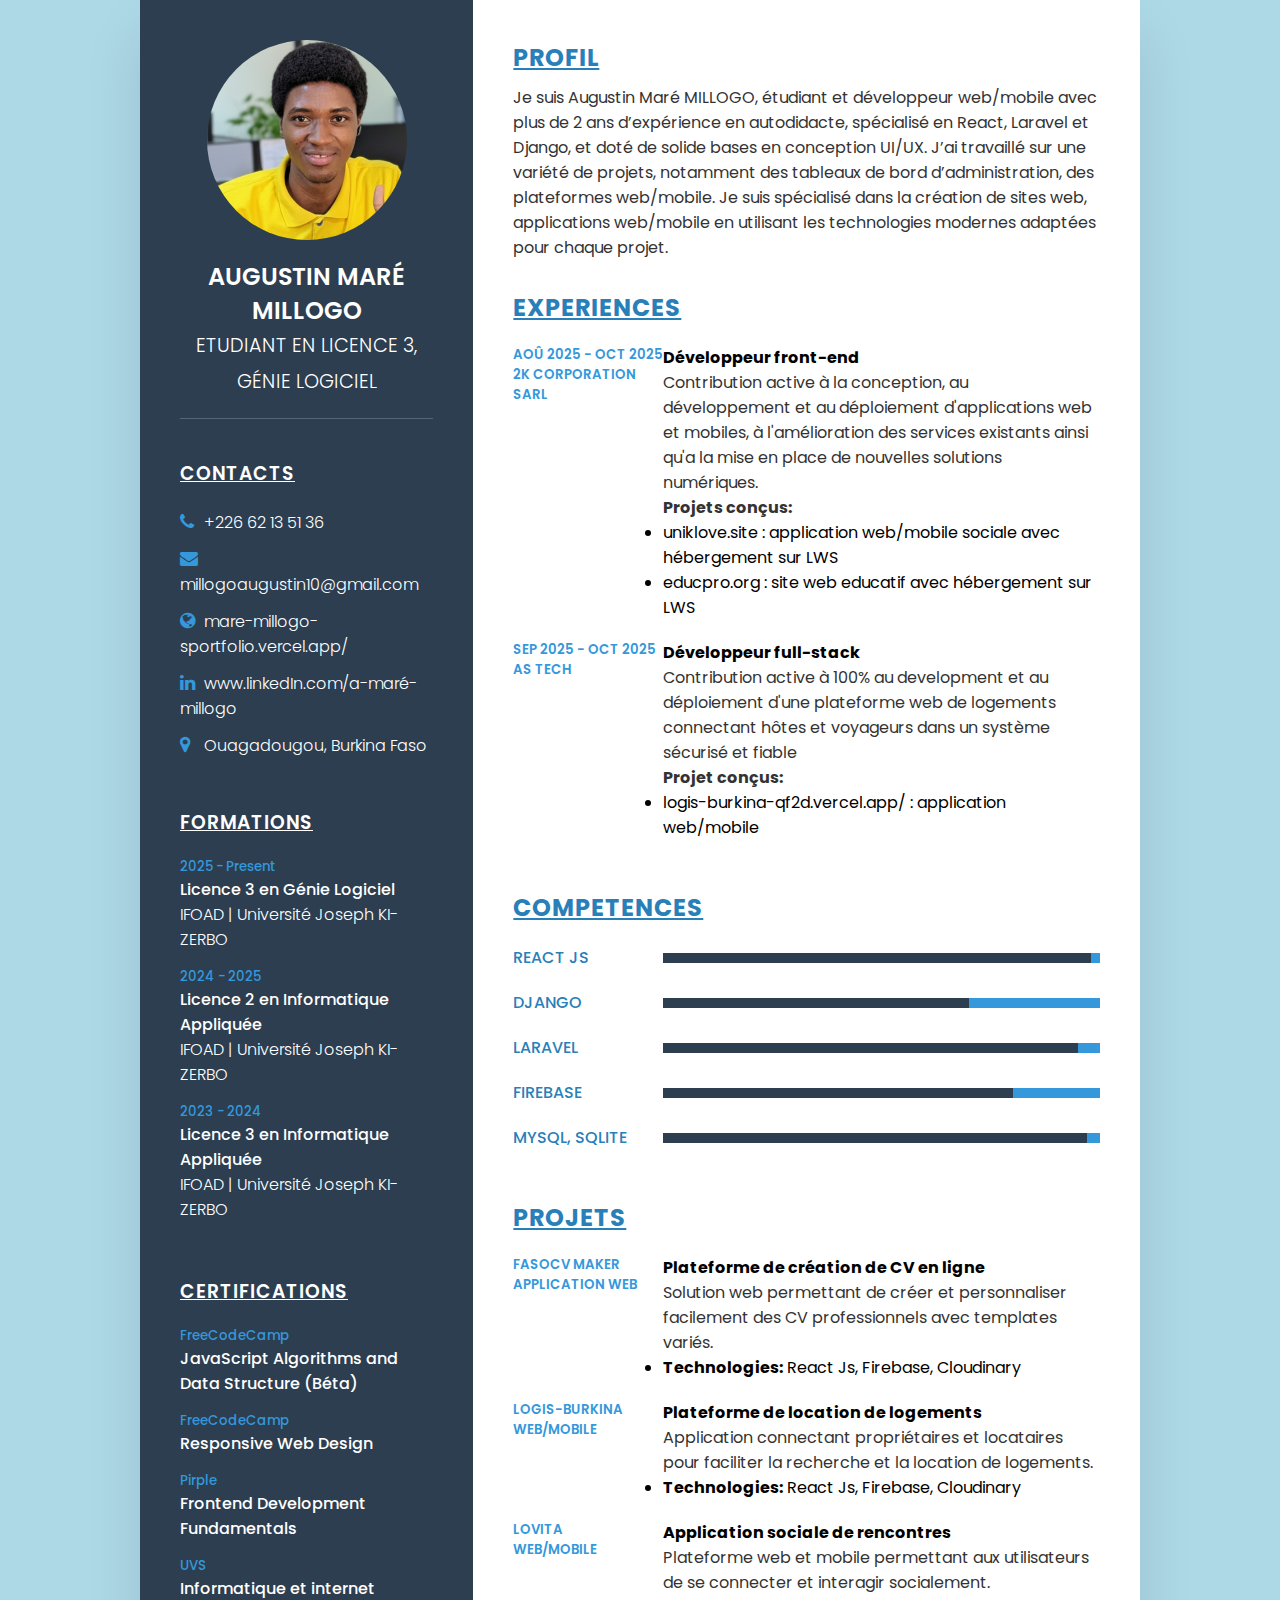
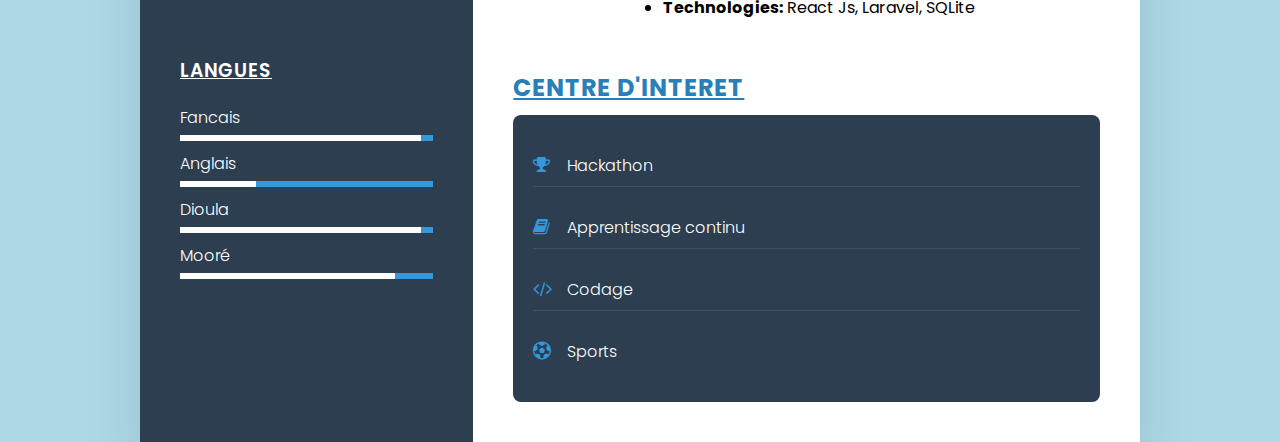
<file: CV-MILLOGO/index.html>
<!DOCTYPE html>
<html lang="en">
<head>
    <meta charset="UTF-8">
    <meta name="viewport" content="width=device-width, initial-scale=1.0">
    <link rel="stylesheet" href="style.css">
    <link rel="stylesheet" href="https://cdnjs.cloudflare.com/ajax/libs/font-awesome/4.7.0/css/font-awesome.css" 
    integrity="sha512-5A8nwdMOWrSz20fDsjczgUidUBR8liPYU+WymTZP1lmY9G6Oc7HlZv156XqnsgNUzTyMefFTcsFH/tnJE/+xBg==" 
    crossorigin="anonymous" referrerpolicy="no-referrer" />
    <title>CV-MILLOGO</title>
</head>
<body>
    <div class="container">
        <div class="left-side">
            <div class="profileTexte">
                <div class="imgBx">
                    <img src="assets/images/MILLOGO.jpg">
                </div>
                <h2>Augustin Maré MILLOGO<br><span>Etudiant en Licence 3, Génie Logiciel</span></h2>
            </div>
            <div class="contactInfo">
                <h3 class="title"><u class="souligne">Contacts</u></h3>
                <ul>
                    <li>
                        <span class="icon"><i class="fa fa-phone" aria-hidden="true"></i></span>
                        <span class="text">+226 62 13 51 36</span>
                    </li>
                    <li>
                        <span class="icon"><i class="fa fa-envelope" aria-hidden="true"></i></span>
                        <span class="text">millogoaugustin10@gmail.com</span>
                    </li>
                    <li>
                        <span class="icon"><i class="fa fa-globe" aria-hidden="true"></i></span>
                        <span class="text">mare-millogo-sportfolio.vercel.app/</span>
                    </li>
                    <li>
                        <span class="icon"><i class="fa fa-linkedin" aria-hidden="true"></i></span>
                        <span class="text">www.linkedIn.com/a-maré-millogo</span>
                    </li>
                    <li>
                        <span class="icon"><i class="fa fa-map-marker" aria-hidden="true"></i></span>
                        <span class="text">Ouagadougou, Burkina Faso</span>
                    </li>
                </ul>
            </div>
            <div class="contactInfo education">
                <h3 class="title"><u>Formations</u></h3>
                <ul>
                    <li>
                        <h5>2025 - Present</h5>
                        <h4>Licence 3 en Génie Logiciel</h4>
                        <h4>IFOAD | Université Joseph KI-ZERBO</h4>
                    </li>
                    <li>
                        <h5>2024 - 2025</h5>
                        <h4>Licence 2 en Informatique Appliquée</h4>
                        <h4>IFOAD | Université Joseph KI-ZERBO</h4>
                    </li>
                    <li>
                        <h5>2023 - 2024</h5>
                        <h4>Licence 3 en Informatique Appliquée</h4>
                        <h4>IFOAD | Université Joseph KI-ZERBO</h4>
                    </li>
                </ul>
            </div>

            <div class="contactInfo education">
                <h3 class="title"><u class="souligne">Certifications</u></h3>
                <ul>
                    <li>
                        <h5>FreeCodeCamp</h5>
                        <h4>JavaScript Algorithms and Data Structure (Béta)</h4>
                    </li>
                    <li>
                        <h5>FreeCodeCamp</h5>
                        <h4>Responsive Web Design</h4>
                    </li>
                    <li>
                        <h5>Pirple</h5>
                        <h4>Frontend Development Fundamentals</h4>
                    </li>
                    <li>
                        <h5>UVS</h5>
                        <h4>Informatique et internet</h4>
                    </li>
                </ul>
            </div>

            <div class="contactInfo language">
                <h3 class="title"><u class="souligne">Langues</u></h3>
                <ul>
                    <li>
                        <span class="text">Fancais</span>
                        <span class="percent">
                            <div style="width: 95%;"></div>
                        </span>
                    </li>
                    <li>
                        <span class="text">Anglais</span>
                        <span class="percent">
                            <div style="width: 30%;"></div>
                        </span>
                    </li>
                    <li>
                        <span class="text">Dioula</span>
                        <span class="percent">
                            <div style="width: 95%;"></div>
                        </span>
                    </li>
                    <li>
                        <span class="text">Mooré</span>
                        <span class="percent">
                            <div style="width: 85%;"></div>
                        </span>
                    </li>
                </ul>
            </div>

            
        </div>
        <div class="right-side">
            <div class="about">
                <h2 class="title2"> <u class="souligne">Profil</u></h2>
                <p class="para">Je suis Augustin Maré MILLOGO, étudiant et développeur web/mobile
                    avec plus de 2 ans d’expérience en autodidacte, spécialisé en React,
                    Laravel et Django, et doté de solide bases en conception UI/UX. J’ai
                    travaillé sur une variété de projets, notamment des tableaux de bord
                    d’administration, des plateformes web/mobile. Je suis spécialisé dans la
                    création de sites web, applications web/mobile en utilisant les
                    technologies modernes adaptées pour chaque projet.</p>
                    <h2 class="title2"><u class="souligne">Experiences</u></h2>
                    <div class="box">
                    <div class="year_company">
                        <h5>Aoû 2025 - Oct 2025</h5>
                        <h5>2K CORPORATION SARL</h5>
                    </div>
                    <div class="text">
                        <h4>Développeur front-end</h4>
                        <p>Contribution active à la conception,
                            au développement et au
                            déploiement d'applications web et
                            mobiles, à l'amélioration des
                            services existants ainsi qu'a la mise
                            en place de nouvelles solutions
                            numériques. <br>
                        <b>Projets conçus: <br></b>
                        <ul>
                            <li>uniklove.site : application
                                web/mobile sociale avec
                                hébergement sur LWS</li>
                                <li>educpro.org : site web educatif
                                    avec hébergement sur LWS</li>
                        </ul></p>
                    </div>
                </div>
                <div class="box">
                    <div class="year_company">
                        <h5>Sep 2025 - Oct 2025</h5>
                        <h5>AS Tech</h5>
                    </div>
                    <div class="text">
                        <h4>Développeur full-stack</h4>
                        <p>Contribution active à 100% au
                            development et au déploiement
                            d'une plateforme web de logements
                            connectant hôtes et voyageurs
                            dans un système sécurisé et fiable<br>
                            <b>Projet conçus: <br></b>
                            <ul>
                                <li>logis-burkina-qf2d.vercel.app/ :
                                    application web/mobile</li>
                                    
                            </ul></p>
                    </div>
                </div>
                
            </div>
            <div class="about skills">
                <h2 class="title2"><u class="souligne">Competences</u></h2>
                <div class="box">
                    <h4>React js</h4>
                    <div class="percent">
                        <div style="width: 98%;"></div>
                    </div>
                </div>
                <div class="box">
                    <h4>Django</h4>
                    <div class="percent">
                        <div style="width: 70%;"></div>
                    </div>
                </div>
                <div class="box">
                    <h4>Laravel</h4>
                    <div class="percent">
                        <div style="width: 95%;"></div>
                    </div>
                </div>
                <div class="box">
                    <h4>Firebase</h4>
                    <div class="percent">
                        <div style="width: 80%;"></div>
                    </div>
                </div>
                <div class="box">
                    <h4>MySQL, SQLite</h4>
                    <div class="percent">
                        <div style="width: 97%;"></div>
                    </div>
                </div>
            </div>

            <div class="about projects">
                <h2 class="title2"><u class="souligne">Projets</u></h2>
                <div class="box">
                    <div class="year_company">
                        <h5>FasoCv Maker</h5>
                        <h5>Application Web</h5>
                    </div>
                    <div class="text">
                        <h4>Plateforme de création de CV en ligne</h4>
                        <p>Solution web permettant de créer et personnaliser facilement des CV professionnels avec templates variés.</p>
                        <ul>
                            <li><strong>Technologies:</strong> React Js, Firebase, Cloudinary</li>
                        </ul>
                    </div>
                </div>
                
                <div class="box">
                    <div class="year_company">
                        <h5>Logis-Burkina</h5>
                        <h5>Web/Mobile</h5>
                    </div>
                    <div class="text">
                        <h4>Plateforme de location de logements</h4>
                        <p>Application connectant propriétaires et locataires pour faciliter la recherche et la location de logements.</p>
                        <ul>
                            <li><strong>Technologies:</strong> React Js, Firebase, Cloudinary</li>
                        </ul>
                    </div>
                </div>
                
                <div class="box">
                    <div class="year_company">
                        <h5>Lovita</h5>
                        <h5>Web/Mobile</h5>
                    </div>
                    <div class="text">
                        <h4>Application sociale de rencontres</h4>
                        <p>Plateforme web et mobile permettant aux utilisateurs de se connecter et interagir socialement.</p>
                        <ul>
                            <li><strong>Technologies:</strong> React Js, Laravel, SQLite</li>
                        </ul>
                    </div>
                </div>
            </div>
            <div class="about interest">
                <h2 class="title2"><u class="souligne">Centre d'interet</u></h2>
                <div class="interest-left-style">
                    <ul>
                        <li><i class="fa fa-trophy" aria-hidden="true"></i> Hackathon</li>
                        <li><i class="fa fa-book" aria-hidden="true"></i> Apprentissage continu</li>
                        <li><i class="fa fa-code" aria-hidden="true"></i> Codage</li>
                        <li><i class="fa fa-futbol-o" aria-hidden="true"></i> Sports</li>
                    </ul>
                </div>
            </div>
        </div>
    </div>
</body>
</html>
</file>
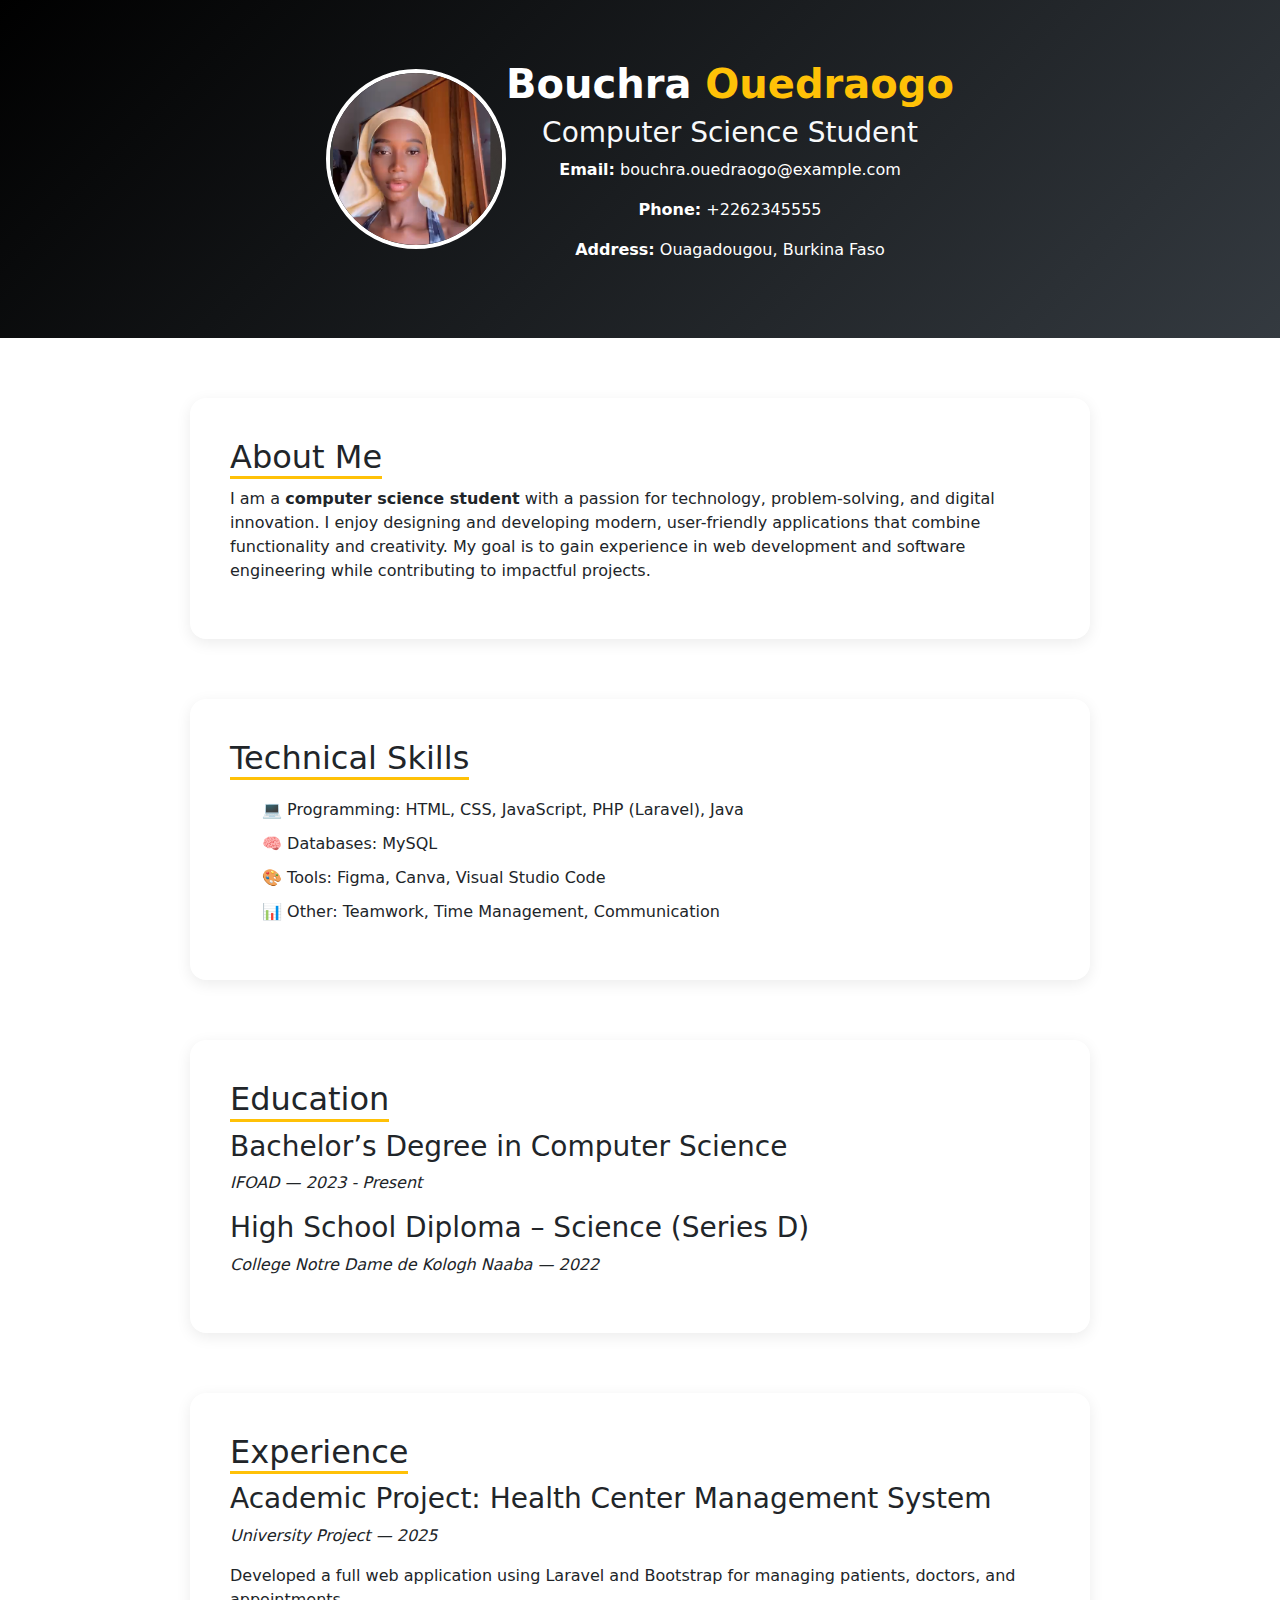
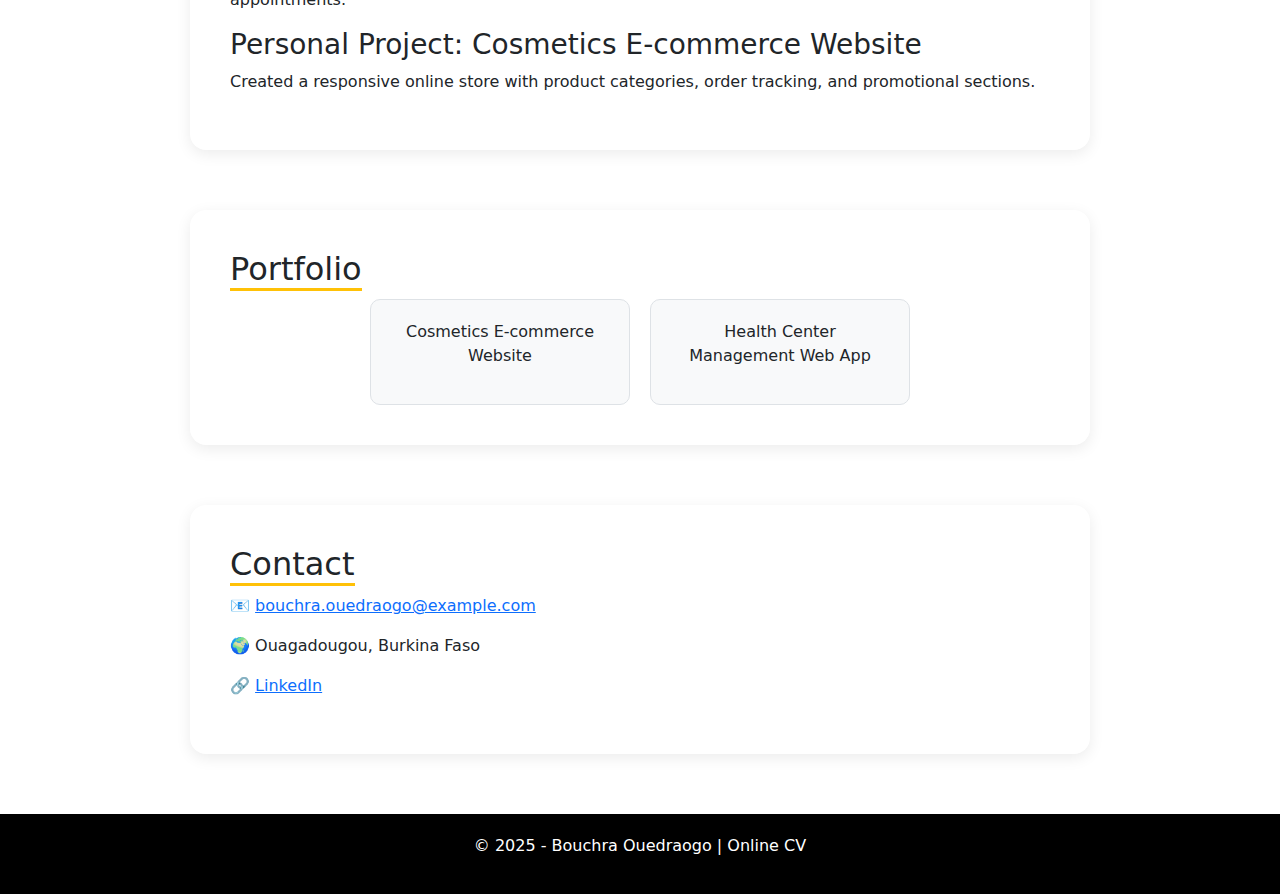
<file: CV Neerwaya/curi.html>
<!DOCTYPE html>
<html lang="en">
<head>
  <meta charset="UTF-8" />
  <meta name="viewport" content="width=device-width, initial-scale=1.0" />
  <title>CV - Bouchra Ouedraogo</title>
  <link rel="stylesheet" href="cv.css" />
  <link href="https://fonts.googleapis.com/css2?family=Poppins:wght@400;600;700&display=swap" rel="stylesheet">
  <link href="https://cdn.jsdelivr.net/npm/bootstrap@5.3.3/dist/css/bootstrap.min.css" rel="stylesheet">
<script src="https://cdn.jsdelivr.net/npm/bootstrap@5.3.3/dist/js/bootstrap.bundle.min.js"></script>
</head>
<body>
  <header class="cv-header">
    <div class="photo">
      <img src="image/bouchra.png" alt="Photo de Bouchra Ouedraogo">



    </div>
    <div class="header-content">
      <h1>Bouchra <span>Ouedraogo</span></h1>
      <h3>Computer Science Student</h3>
      <p><strong>Email:</strong> bouchra.ouedraogo@example.com</p>
      <p><strong>Phone:</strong> +2262345555</p>
      <p><strong>Address:</strong> Ouagadougou, Burkina Faso</p>
      
    </div>
  </header>

  <main>
    <section class="about">
      <h2>About Me</h2>
      <p>
        I am a <strong>computer science student</strong> with a passion for technology, problem-solving, 
        and digital innovation. I enjoy designing and developing modern, user-friendly applications 
        that combine functionality and creativity. My goal is to gain experience in web development 
        and software engineering while contributing to impactful projects.
      </p>
    </section>

    <section class="skills">
      <h2>Technical Skills</h2>
      <ul>
        <li>💻 Programming: HTML, CSS, JavaScript, PHP (Laravel), Java</li>
        <li>🧠 Databases: MySQL</li>
        <li>🎨 Tools: Figma, Canva, Visual Studio Code</li>
        <li>📊 Other: Teamwork, Time Management, Communication</li>
      </ul>
    </section>

    <section class="education">
      <h2>Education</h2>
      <div class="education-item">
        <h3>Bachelor’s Degree in Computer Science</h3>
        <p><em>IFOAD — 2023 - Present</em></p>
      </div>
      <div class="education-item">
        <h3>High School Diploma – Science (Series D)</h3>
        <p><em>College Notre Dame de Kologh Naaba — 2022</em></p>
      </div>
    </section>

    <section class="experience">
      <h2>Experience</h2>
      <div class="exp-item">
        <h3>Academic Project: Health Center Management System</h3>
        <p><em>University Project — 2025</em></p>
        <p>Developed a full web application using Laravel and Bootstrap for managing patients, doctors, and appointments.</p>
      </div>
      <div class="exp-item">
        <h3>Personal Project: Cosmetics E-commerce Website</h3>
        <p>Created a responsive online store with product categories, order tracking, and promotional sections.</p>
      </div>
    </section>

    <section class="portfolio">
      <h2>Portfolio</h2>
      <div class="portfolio-grid">
        <div class="project">
          
          <p>Cosmetics E-commerce Website</p>
        </div>
        <div class="project">
          
          <p>Health Center Management Web App</p>
        </div>
      </div>
    </section>

    <section class="contact">
      <h2>Contact</h2>
      <p>📧 <a href="mailto:bouchra.ouedraogo@.com">bouchra.ouedraogo@example.com</a></p>
      <p>🌍 Ouagadougou, Burkina Faso</p>
      <p>🔗 <a href="https://linkedin.com/in/bouchra-ouedraogo" target="_blank">LinkedIn</a></p>
    </section>
  </main>

  <footer>
    <p>© 2025 - Bouchra Ouedraogo | Online CV</p>
  </footer>
</body>
</html>
</file>
<file: CV-MILLOGO/style.css>
@import url('https://fonts.googleapis.com/css2?family=Poppins:ital,wght@0,100;0,200;0,300;0,400;0,500;0,600;0,700;0,800;0,900;1,100;1,200;1,300;1,400;1,500;1,600;1,700;1,800;1,900&display=swap');
*{
    margin: 0;
    padding: 0;
    box-sizing: border-box;
    font-family: 'Poppins', sans-serif;
}
body{
    background-color: lightblue;
    display: flex;
    justify-content: center;
    align-items: center;
    min-height: 100vh;
}
.container{
    position: relative;
    width: 100%;
    max-width: 1000px;
    min-height: 1000px;
    background: #fff;
    display: grid;
    grid-template-columns: 1fr 2fr;
    box-shadow: 0 35px 55px rgba(0,0,0,0.1);
}
.container .left-side{
    position: relative;
    background: #2c3e50;
    padding: 40px;
}
.profileTexte{
    position: relative;
    display: flex;
    flex-direction: column;
    align-items: center;
    padding-bottom: 20px;
    border-bottom: 1px solid rgba(255,255,255,0.2);
}
.profileTexte .imgBx{
    position: relative;
    width: 200px;
    height: 200px;
    border-radius: 50%;
    overflow: hidden;
}
.profileTexte .imgBx img{
    top: 0;
    left: 0;
    width: 100%;
    height: 100%;
    object-fit: cover;
}
.interest-left-style {
    background: #2c3e50;
    padding: 20px;
    border-radius: 8px;
    margin-top: 10px;
}

.interest-left-style ul {
    display: flex;
    flex-direction: column;
}

.interest-left-style ul li {
    position: relative;
    list-style: none;
    margin: 10px 0;
    color: #fff;
    font-weight: 300;
    padding: 8px 0;
    border-bottom: 1px solid rgba(255, 255, 255, 0.1);
}

.interest-left-style ul li:last-child {
    border-bottom: none;
}

.interest-left-style ul li .fa {
    display: inline-block;
    width: 20px;
    font-size: 18px;
    color: #3498db;
    margin-right: 10px;
}

.profileTexte h2{
    color: #fff;
    font-size: 1.5em;
    margin-top: 20px;
    text-transform: uppercase;
    text-align: center;
    font-weight: 600;
    line-height: 1.4em;
}
.profileTexte h2 span{
    font-size: 0.8em;
    font-weight: 300;
}
.contactInfo{
    padding-top: 40px;
}
.title{
    color: #fff;
    text-transform: uppercase;
    font-weight: 600;
    letter-spacing: 1px;
    margin-bottom: 20px;
}
.para{
    margin-bottom: 30px;
}
.contactInfo ul{
    position: relative;
}
.contactInfo ul li{
    position: relative;
    list-style: none;
    margin: 10px 0;
    cursor: pointer;
}
.contactInfo ul li .icon{
    display: inline-block;
    width: 20px;
    font-size: 18px;
    color: #3498db;
}
.contactInfo ul li span{
    color: #fff;
    font-weight: 300;
}
.contactInfo.education li{
    margin-bottom: 15px;
}
.contactInfo.education h5{
    color: #3498db;
    font-weight: 500;
}
.contactInfo.education h4:nth-child(2){
    color: #fff;
    font-weight: 500;
}
.contactInfo.education h4{
    color: #fff;
    font-weight: 300;
}
.contactInfo.language .percent{
    position: relative;
    width: 100%;
    height: 6px;
    background: #3498db;
    display: block;
    margin-top: 5px;
}
.contactInfo.language .percent div{
    position: absolute;
    top: 0;
    left: 0;
    height: 100%;
    background: #fff;
}
.container .right-side{
    position: relative;
    background: #fff;
    padding: 40px;
}
.about{
    margin-bottom: 50px;
}
.about:last-child
{
    margin-bottom: 0;
}
.title2{
    color: #2980b9;
    text-transform: uppercase;
    letter-spacing: 1px;
    margin-bottom: 10px;
}
p{
    color: #333;
}
.about .box{
    display: flex;
    flex-direction: row;
    margin: 20px 0;
}
.about .box .year_company{
    min-width: 150px;
}
.about .box .year_company h5{
    text-transform: uppercase;
    color: #3498db;
    font-weight: 600;
}
.skills .box{
    position: relative;
    width: 100%;
    display: grid;
    grid-template-columns: 150px 1fr;
    justify-content: center;
    align-items: center;
}
.skills .box h4{
    text-transform: uppercase;
    color: #2980b9;
    font-weight: 500;
}
.skills .box .percent{
    position:relative;
    width: 100%;
    height: 10px;
    background: #3498db;
}
.skills .box .percent div{
    position: absolute;
    top: 0;
    left: 0;
    height: 100%;
    background: #2c3e50;
}

@media(max-width:1000px)
{
    .container{
        margin: 10px;
        grid-template-columns: repeat(1,1fr);
    }
    .interest ul{
        grid-template-columns: repeat(2,1fr);
    }
}
@media(max-width:600px)
{
    .about .box{
        flex-direction: column;
    }
    .about .box .year_company{
        margin-bottom: 5px;
    }
    .interest ul{
        grid-template-columns: repeat(1,1fr);
    }
    .skills .box{
        grid-template-columns: repeat(1,1fr);
    }
}
</file>
<file: CV Neerwaya/cv.css>
body {
  font-family: 'Poppins', sans-serif;
  background-color: #f8f9fa;
  color: #212529;
  margin: 0;
  padding: 0;
}

/* ===== HEADER ===== */
header.cv-header {
  background: linear-gradient(135deg, #000, #343a40);
  color: white;
  padding: 60px 20px;
  display: flex;
  flex-wrap: wrap;
  justify-content: center;
  align-items: center;
  text-align: center;
}

header .photo img {
  width: 180px;
  height: 180px;
  object-fit: cover;
  border-radius: 50%;
  border: 4px solid white;
  margin-bottom: 20px;
}

header h1 {
  font-size: 2.5rem;
  font-weight: 700;
}

header h1 span {
  color: #ffc107;
}

header h3 {
  font-weight: 500;
  color: #f8f9fa;
}

/* ===== SECTIONS ===== */
section {
  margin: 60px auto;
  max-width: 900px;
  background: white;
  padding: 40px;
  border-radius: 16px;
  box-shadow: 0 4px 15px rgba(0,0,0,0.08);
}

h2 {
  color: #000;
  font-weight: 700;
  border-bottom: 3px solid #ffc107;
  display: inline-block;
  margin-bottom: 25px;
}

ul {
  list-style-type: none;
  padding: 0;
}

ul li {
  margin: 10px 0;
  font-size: 1rem;
}

/* ===== PORTFOLIO ===== */
.portfolio-grid {
  display: flex;
  flex-wrap: wrap;
  gap: 20px;
  justify-content: center;
}

.project {
  background: #f8f9fa;
  border: 1px solid #dee2e6;
  border-radius: 10px;
  padding: 20px;
  width: 260px;
  text-align: center;
  transition: transform 0.3s ease;
}

.project:hover {
  transform: translateY(-5px);
  box-shadow: 0 4px 10px rgba(0,0,0,0.1);
}

/* ===== FOOTER ===== */
footer {
  background: #000;
  color: white;
  text-align: center;
  padding: 20px;
  margin-top: 60px;
}

a {
  color: #000;
  text-decoration: none;
}

a:hover {
  color: #ffc107;
}
</file>
